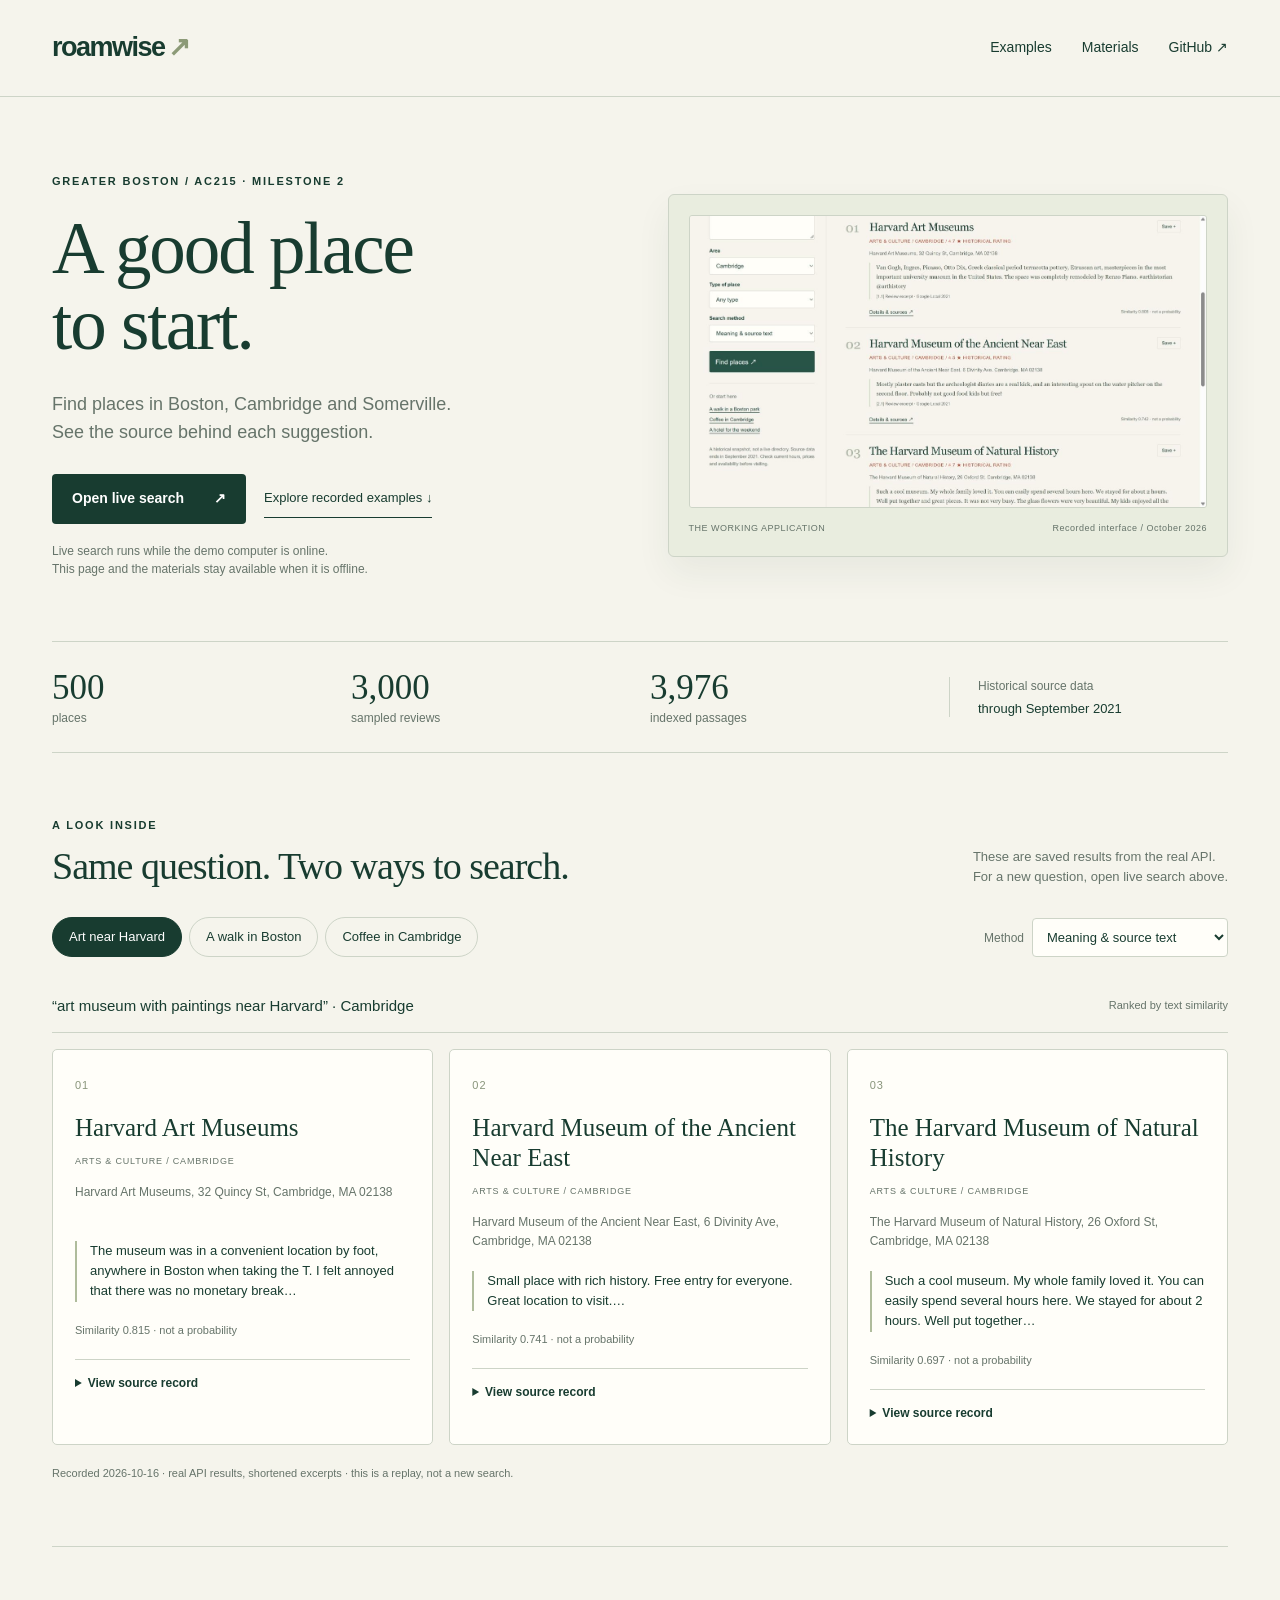
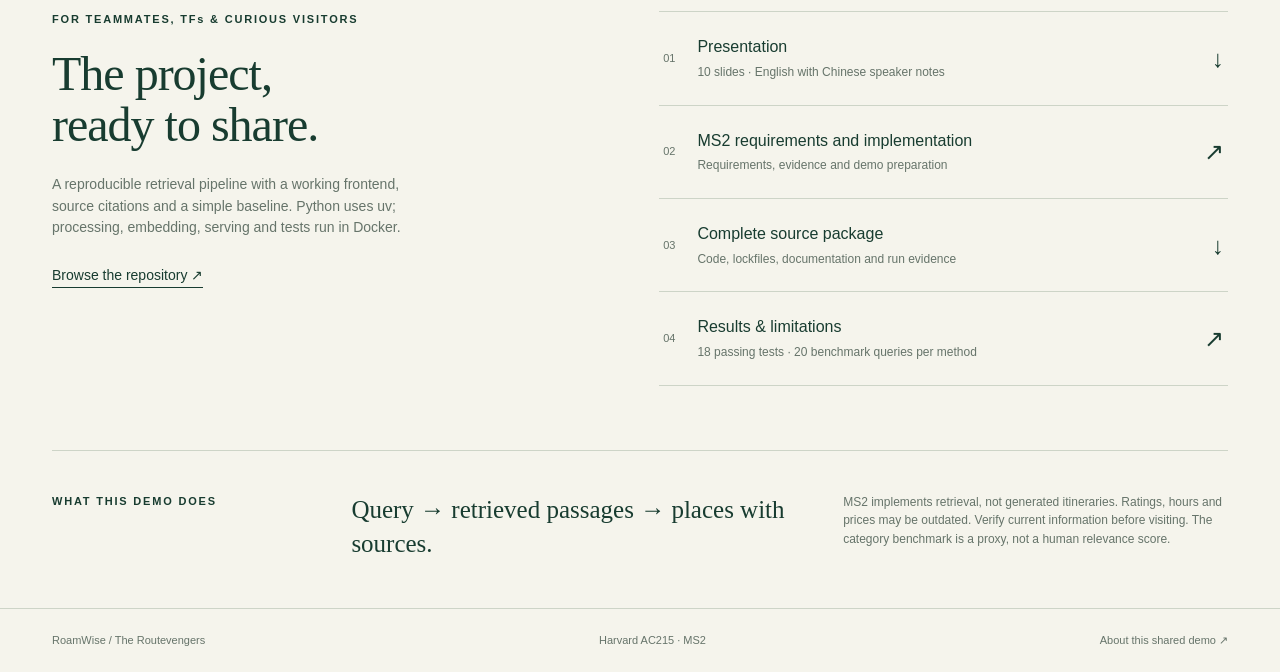
<file: share/site/index.html>
<!doctype html>
<html lang="en">
  <head>
    <meta charset="utf-8" />
    <meta name="viewport" content="width=device-width, initial-scale=1" />
    <meta
      name="description"
      content="A source-backed Boston travel retrieval demo for Harvard AC215. Try live search, explore recorded examples, and download project materials."
    />
    <title>RoamWise · Explore the MS2 demo</title>
    <link rel="stylesheet" href="styles.css" />
    <script src="app.js" defer></script>
  </head>
  <body>
    <header>
      <a class="brand" href="#">roamwise<span>↗</span></a>
      <nav aria-label="Main navigation">
        <a href="#examples">Examples</a><a href="#materials">Materials</a
        ><a
          href="https://github.com/EthanCHEN6/ac215-roamwise/tree/milestone2"
          target="_blank"
          rel="noopener"
          >GitHub ↗</a
        >
      </nav>
    </header>
    <main>
      <section class="hero">
        <div>
          <p class="eyebrow">GREATER BOSTON / AC215 · MILESTONE 2</p>
          <h1>A good place<br />to start.</h1>
          <p class="lede">
            Find places in Boston, Cambridge and Somerville.<br />See the source
            behind each suggestion.
          </p>
          <div class="actions">
            <a
              class="primary live-link"
              href="https://surrounding-differently-elections-extends.trycloudflare.com"
              target="_blank"
              rel="noopener"
              >Open live search <span>↗</span></a
            ><a class="secondary" href="#examples"
              >Explore recorded examples ↓</a
            >
          </div>
          <p class="availability">
            Live search runs while the demo computer is online.<br />This page
            and the materials stay available when it is offline.
          </p>
        </div>
        <figure class="preview">
          <img
            src="assets/app-search.png"
            alt="RoamWise search interface showing Harvard Art Museums and cited review passages"
            width="1200"
            height="900"
          />
          <figcaption>
            <span>THE WORKING APPLICATION</span
            ><span>Recorded interface / October 2026</span>
          </figcaption>
        </figure>
      </section>
      <div class="facts" aria-label="Dataset snapshot">
        <p><strong>500</strong> places</p>
        <p><strong>3,000</strong> sampled reviews</p>
        <p><strong>3,976</strong> indexed passages</p>
        <p class="snapshot">
          Historical source data<br /><strong>through September 2021</strong>
        </p>
      </div>
      <section id="examples" class="section">
        <div class="section-heading">
          <div>
            <p class="eyebrow">A LOOK INSIDE</p>
            <h2>Same question. Two ways to search.</h2>
          </div>
          <p>
            These are saved results from the real API.<br />For a new question,
            open live search above.
          </p>
        </div>
        <div class="controls">
          <div class="tabs" role="group" aria-label="Recorded query">
            <button data-example="art" aria-pressed="true">
              Art near Harvard</button
            ><button data-example="parks" aria-pressed="false">
              A walk in Boston</button
            ><button data-example="coffee" aria-pressed="false">
              Coffee in Cambridge
            </button>
          </div>
          <div>
            <label for="method">Method</label
            ><select id="method">
              <option value="semantic">Meaning & source text</option>
              <option value="baseline">Category & rating baseline</option>
            </select>
          </div>
        </div>
        <div class="query-bar">
          <p id="query">Loading recorded examples…</p>
          <span id="method-note"></span>
        </div>
        <div id="results" class="results" aria-live="polite"></div>
        <p class="caption" id="record-note">
          Recorded results; no new model computation runs on this page.
        </p>
      </section>
      <section id="materials" class="section materials">
        <div>
          <p class="eyebrow">FOR TEAMMATES, TFs & CURIOUS VISITORS</p>
          <h2>The project,<br />ready to share.</h2>
          <p class="body-copy">
            A reproducible retrieval pipeline with a working frontend, source
            citations and a simple baseline. Python uses uv; processing,
            embedding, serving and tests run in Docker.
          </p>
          <a
            class="text-link"
            href="https://github.com/EthanCHEN6/ac215-roamwise/tree/milestone2"
            target="_blank"
            rel="noopener"
            >Browse the repository ↗</a
          >
        </div>
        <div class="downloads">
          <a href="assets/RoamWise_MS2.pptx" download
            ><span class="item-number">01</span
            ><span
              ><strong>Presentation</strong
              ><small
                >10 slides · English with Chinese speaker notes</small
              ></span
            ><span>↓</span></a
          ><a
            href="https://github.com/EthanCHEN6/ac215-roamwise/blob/milestone2/docs/MS2_REQUIREMENTS.md"
            target="_blank"
            rel="noopener"
            ><span class="item-number">02</span
            ><span
              ><strong>MS2 requirements and implementation</strong
              ><small>Requirements, evidence and demo preparation</small></span
            ><span>↗</span></a
          ><a
            href="https://github.com/EthanCHEN6/ac215-roamwise/archive/refs/heads/milestone2.zip"
            ><span class="item-number">03</span
            ><span
              ><strong>Complete source package</strong
              ><small
                >Code, lockfiles, documentation and run evidence</small
              ></span
            ><span>↓</span></a
          ><a
            href="https://github.com/EthanCHEN6/ac215-roamwise/blob/milestone2/docs/RESULTS.md"
            target="_blank"
            rel="noopener"
            ><span class="item-number">04</span
            ><span
              ><strong>Results & limitations</strong
              ><small
                >18 passing tests · 20 benchmark queries per method</small
              ></span
            ><span>↗</span></a
          >
        </div>
      </section>
      <section class="closing">
        <p class="eyebrow">WHAT THIS DEMO DOES</p>
        <p>Query → retrieved passages → places with sources.</p>
        <div>
          MS2 implements retrieval, not generated itineraries. Ratings, hours
          and prices may be outdated. Verify current information before
          visiting. The category benchmark is a proxy, not a human relevance
          score.
        </div>
      </section>
    </main>
    <footer>
      <span>RoamWise / The Routevengers</span><span>Harvard AC215 · MS2</span
      ><a
        href="https://github.com/EthanCHEN6/ac215-roamwise/blob/milestone2/docs/SHARING.md"
        target="_blank"
        rel="noopener"
        >About this shared demo ↗</a
      >
    </footer>
  </body>
</html>
</file>
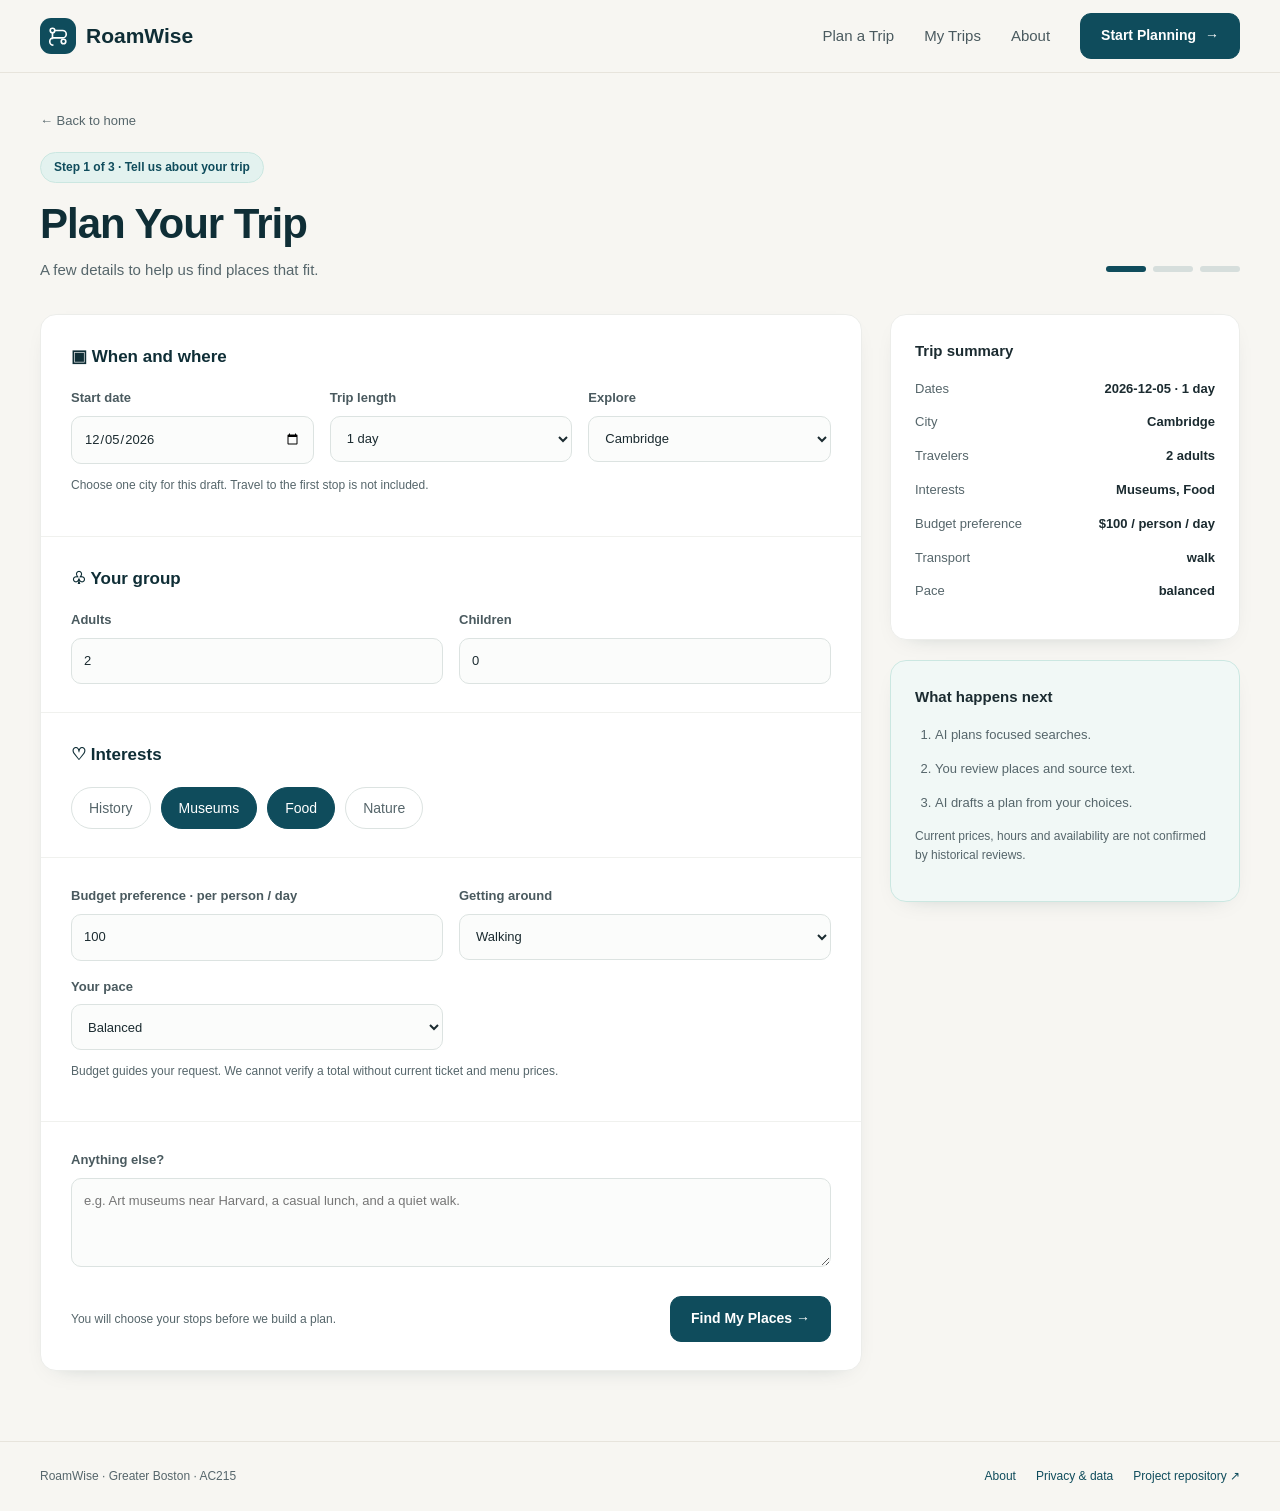
<file: frontend/generating.html>
<!doctype html><html lang="en"><head><meta charset="utf-8"><meta name="viewport" content="width=device-width,initial-scale=1"><meta name="description" content="Plan a Greater Boston trip with retrieved sources and an AI-generated itinerary."><title>Preparing your trip — RoamWise</title><link rel="stylesheet" href="site.css"><link rel="stylesheet" href="assets/leaflet.css"><script src="config.js" defer></script><script src="assets/leaflet.js" defer></script><script src="planner-app.js" defer></script></head><body data-page="generating"><header><nav class="nav"><a class="brand" href="home.html" aria-label="RoamWise home"><span class="logo"><svg viewBox="0 0 24 24" fill="none" stroke="currentColor" stroke-width="1.8"><circle cx="6" cy="6" r="2.5"/><circle cx="18" cy="18" r="2.5"/><path d="M8.5 6H17a4 4 0 0 1 0 8H7a4 4 0 0 0 0 8M6 8.5v7"/></svg></span>RoamWise</a><div class="nav-links"><a href="plan.html">Plan a Trip</a><a href="home.html#my-trips">My Trips</a><a href="home.html#about">About</a><a href="plan.html" class="button">Start Planning <span aria-hidden="true">→</span></a></div></nav></header><main class="container"><section class="center-stage"><span class="eyebrow">Your trip, taking shape</span><div class="spinner" id="spinner" aria-hidden="true"></div><h1 id="generation-title">Finding places for your trip…</h1><p id="generation-message">The planner is preparing searches and retrieving source passages.</p><div class="card"><p><span class="status-dot"></span><strong id="generation-status">Request in progress</strong></p><p class="micro">This page waits for the server response. It does not show a simulated completion timer. The first request can take longer while the service starts.</p><div class="notice hidden" id="generation-error" role="alert"></div><div class="actions"><button type="button" class="secondary hidden" id="retry-generation">Try again</button><a class="quiet" href="plan.html">Back to preferences</a></div></div></section></main><footer><span>RoamWise · Greater Boston · AC215</span><div><a href="home.html#about">About</a><a href="privacy.html">Privacy & data</a><a href="https://github.com/EthanCHEN6/ac215-roamwise" target="_blank" rel="noopener">Project repository ↗</a></div></footer><div id="toast" class="toast hidden" role="status"></div></body></html>
</file>
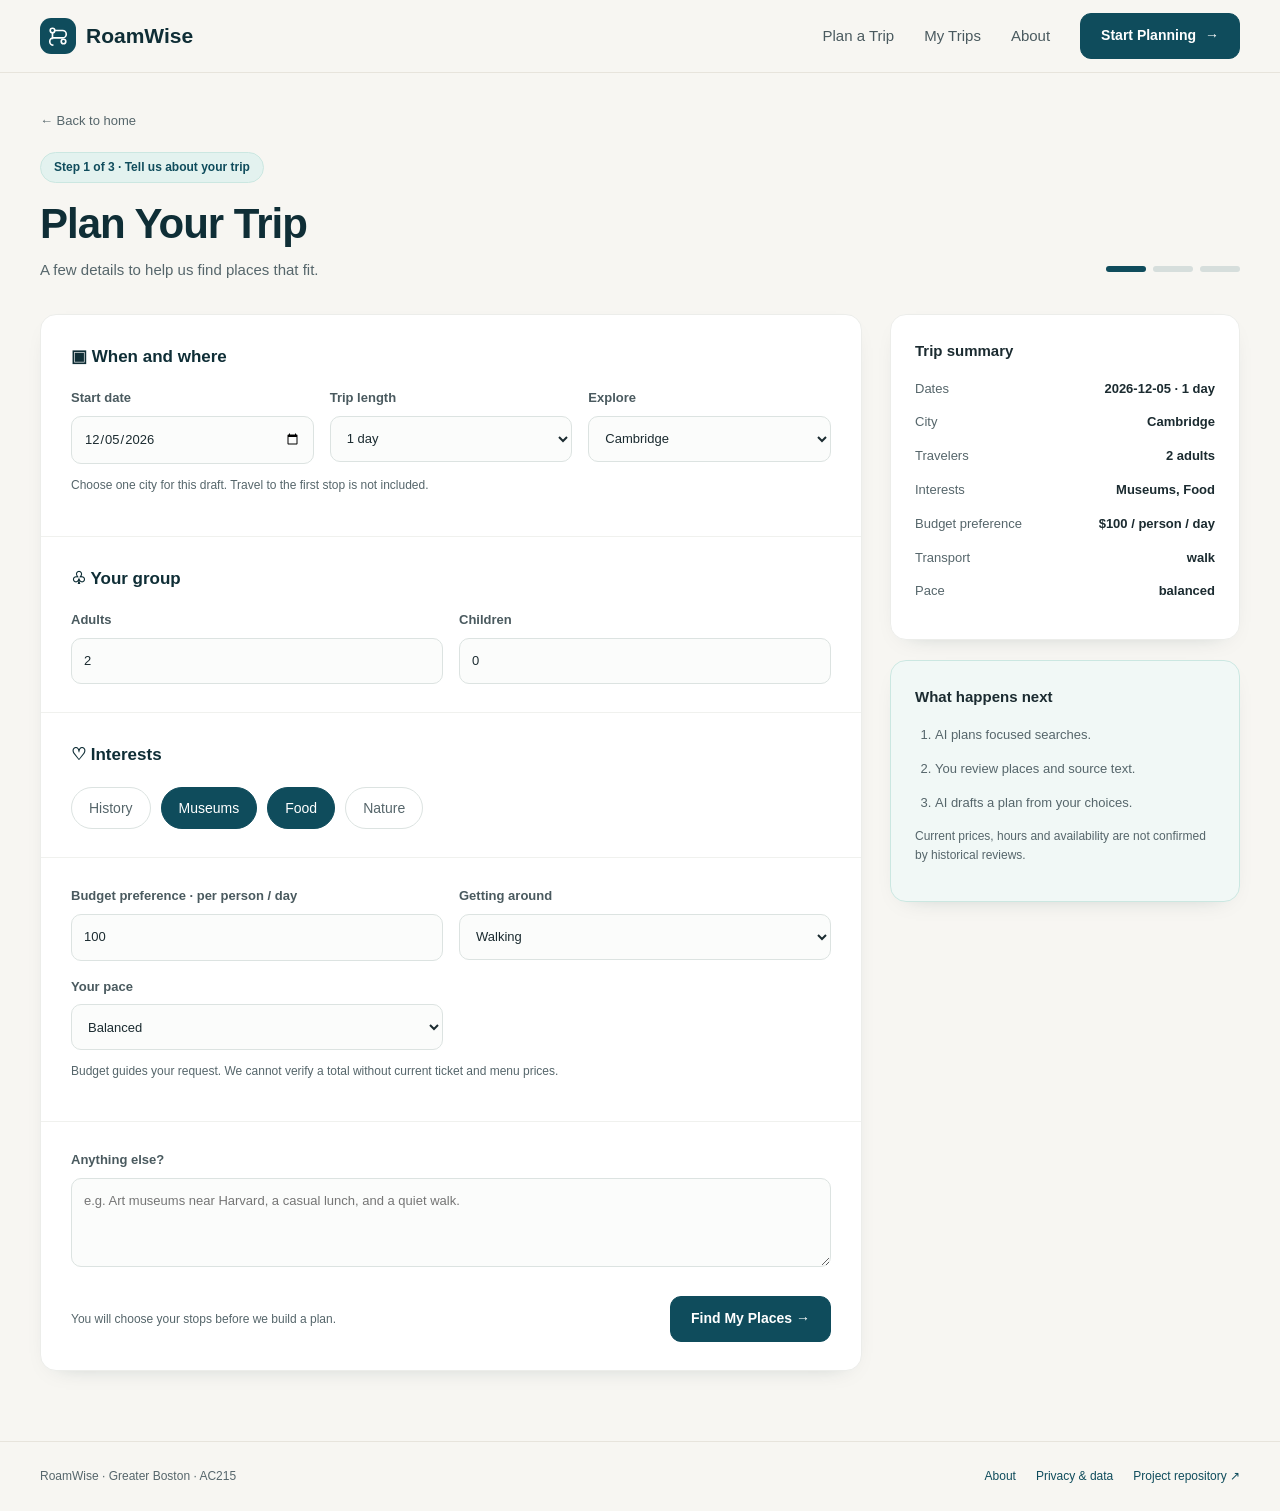
<file: frontend/itinerary.html>
<!doctype html><html lang="en"><head><meta charset="utf-8"><meta name="viewport" content="width=device-width,initial-scale=1"><meta name="description" content="Plan a Greater Boston trip with retrieved sources and an AI-generated itinerary."><title>Your Trip — RoamWise</title><link rel="stylesheet" href="site.css"><link rel="stylesheet" href="assets/leaflet.css"><script src="config.js" defer></script><script src="assets/leaflet.js" defer></script><script src="planner-app.js" defer></script></head><body data-page="itinerary"><header><nav class="nav"><a class="brand" href="home.html" aria-label="RoamWise home"><span class="logo"><svg viewBox="0 0 24 24" fill="none" stroke="currentColor" stroke-width="1.8"><circle cx="6" cy="6" r="2.5"/><circle cx="18" cy="18" r="2.5"/><path d="M8.5 6H17a4 4 0 0 1 0 8H7a4 4 0 0 0 0 8M6 8.5v7"/></svg></span>RoamWise</a><div class="nav-links"><a href="plan.html">Plan a Trip</a><a href="home.html#my-trips">My Trips</a><a href="home.html#about">About</a><a href="plan.html" class="button">Start Planning <span aria-hidden="true">→</span></a></div></nav></header><main class="container"><a class="back no-print" href="recommendations.html">← Change selected places</a><div class="page-head"><div><span class="eyebrow">Step 3 of 3 · Review your AI draft</span><h1 id="itinerary-title">Your Trip</h1><p id="itinerary-subtitle"></p></div><div class="actions no-print"><button type="button" class="secondary" id="save-trip">Save trip</button><button type="button" class="button" id="export-trip">Export plan ↓</button></div></div><div id="draft-summary" class="draft-summary"></div><div class="layout"><section><div class="tabs no-print" id="day-tabs"></div><div class="card timeline" id="timeline"></div><div class="notice" id="trip-notices"></div><details class="card details no-print"><summary>Generation record & validation</summary><div id="generation-record" class="source-code"></div></details></section><aside class="side"><div class="card"><h3>⌖ Day overview</h3><div class="map" id="itinerary-map"></div><p class="micro">Lines show stop order. They are not walking or road routes.</p><a class="secondary wide" id="directions-link" target="_blank" rel="noopener">Check directions ↗</a></div><div class="card tinted"><h3>Before you go</h3><p class="micro">Confirm opening hours, bookings, accessibility and prices with each venue.</p><p class="micro">To refine this draft, change your preferences or selected stops, then generate again.</p><a class="secondary wide" href="plan.html">Refine preferences</a></div></aside></div></main><footer><span>RoamWise · Greater Boston · AC215</span><div><a href="home.html#about">About</a><a href="privacy.html">Privacy & data</a><a href="https://github.com/EthanCHEN6/ac215-roamwise" target="_blank" rel="noopener">Project repository ↗</a></div></footer><div id="toast" class="toast hidden" role="status"></div></body></html>
</file>
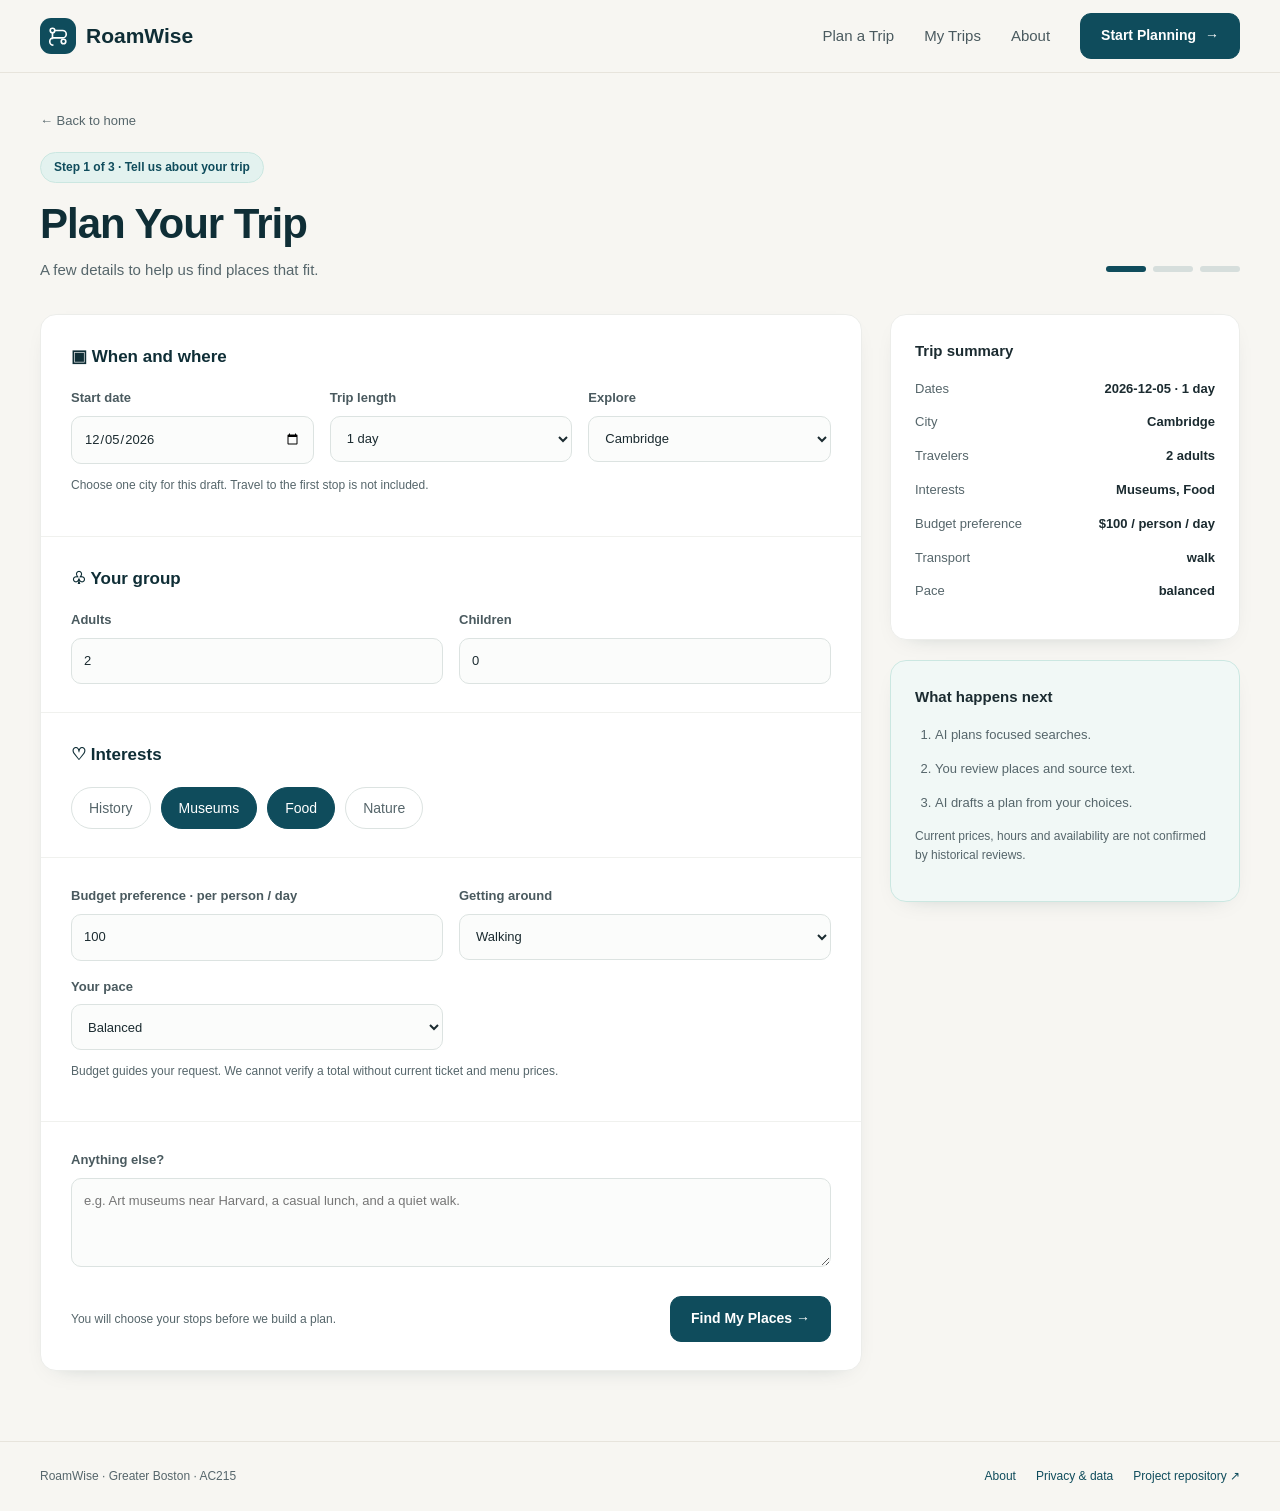
<file: frontend/plan.html>
<!doctype html><html lang="en"><head><meta charset="utf-8"><meta name="viewport" content="width=device-width,initial-scale=1"><meta name="description" content="Plan a Greater Boston trip with retrieved sources and an AI-generated itinerary."><title>Plan Your Trip — RoamWise</title><link rel="stylesheet" href="site.css"><link rel="stylesheet" href="assets/leaflet.css"><script src="config.js" defer></script><script src="assets/leaflet.js" defer></script><script src="planner-app.js" defer></script></head><body data-page="plan"><header><nav class="nav"><a class="brand" href="home.html" aria-label="RoamWise home"><span class="logo"><svg viewBox="0 0 24 24" fill="none" stroke="currentColor" stroke-width="1.8"><circle cx="6" cy="6" r="2.5"/><circle cx="18" cy="18" r="2.5"/><path d="M8.5 6H17a4 4 0 0 1 0 8H7a4 4 0 0 0 0 8M6 8.5v7"/></svg></span>RoamWise</a><div class="nav-links"><a href="plan.html">Plan a Trip</a><a href="home.html#my-trips">My Trips</a><a href="home.html#about">About</a><a href="plan.html" class="button">Start Planning <span aria-hidden="true">→</span></a></div></nav></header><main class="container"><a class="back" href="home.html">← Back to home</a><div class="page-head"><div><span class="eyebrow">Step 1 of 3 · Tell us about your trip</span><h1>Plan Your Trip</h1><p>A few details to help us find places that fit.</p></div><div class="progress"><span class="on"></span><span></span><span></span></div></div><div class="layout"><form class="card" id="plan-form"><section class="form-section"><h2>▣ When and where</h2><div class="fields"><label>Start date<input id="start-date" name="start_date" type="date" required></label><label>Trip length<select id="days" name="days"><option value="1">1 day</option><option value="2">2 days</option><option value="3">3 days</option></select></label><label>Explore<select id="city" name="city"><option>Cambridge</option><option>Boston</option><option>Somerville</option></select></label></div><p class="micro">Choose one city for this draft. Travel to the first stop is not included.</p></section><section class="form-section"><h2>♧ Your group</h2><div class="fields two"><label>Adults<input id="adults" name="adults" type="number" min="1" max="10" value="2" required></label><label>Children<input id="children" name="children" type="number" min="0" max="10" value="0" required></label></div></section><section class="form-section"><h2>♡ Interests</h2><div class="chips" id="interest-chips"><button type="button" class="chip" aria-pressed="false" data-interest="History">History</button><button type="button" class="chip" aria-pressed="true" data-interest="Museums">Museums</button><button type="button" class="chip" aria-pressed="true" data-interest="Food">Food</button><button type="button" class="chip" aria-pressed="false" data-interest="Nature">Nature</button></div></section><section class="form-section"><div class="fields two"><label>Budget preference · per person / day<input name="budget" id="budget" type="number" min="10" max="2000" value="100" required></label><label>Getting around<select name="transport" id="transport"><option value="walk">Walking</option><option value="transit">Transit</option><option value="bike">Bike</option><option value="car">Car</option></select></label><label>Your pace<select name="pace" id="pace"><option value="balanced">Balanced</option><option value="relaxed">Relaxed</option></select></label></div><p class="micro">Budget guides your request. We cannot verify a total without current ticket and menu prices.</p></section><section class="form-section"><label>Anything else?<textarea name="notes" id="notes" rows="3" maxlength="700" placeholder="e.g. Art museums near Harvard, a casual lunch, and a quiet walk."></textarea></label><p id="form-error" class="notice error hidden" role="alert"></p><div class="form-foot"><span class="micro">You will choose your stops before we build a plan.</span><button class="button" type="submit">Find My Places →</button></div></section></form><aside class="side"><div class="card"><h3>Trip summary</h3><dl class="summary" id="trip-summary"></dl></div><div class="card tinted"><h3>What happens next</h3><ol class="steps"><li>AI plans focused searches.</li><li>You review places and source text.</li><li>AI drafts a plan from your choices.</li></ol><p class="micro">Current prices, hours and availability are not confirmed by historical reviews.</p></div></aside></div></main><footer><span>RoamWise · Greater Boston · AC215</span><div><a href="home.html#about">About</a><a href="privacy.html">Privacy & data</a><a href="https://github.com/EthanCHEN6/ac215-roamwise" target="_blank" rel="noopener">Project repository ↗</a></div></footer><div id="toast" class="toast hidden" role="status"></div></body></html>
</file>
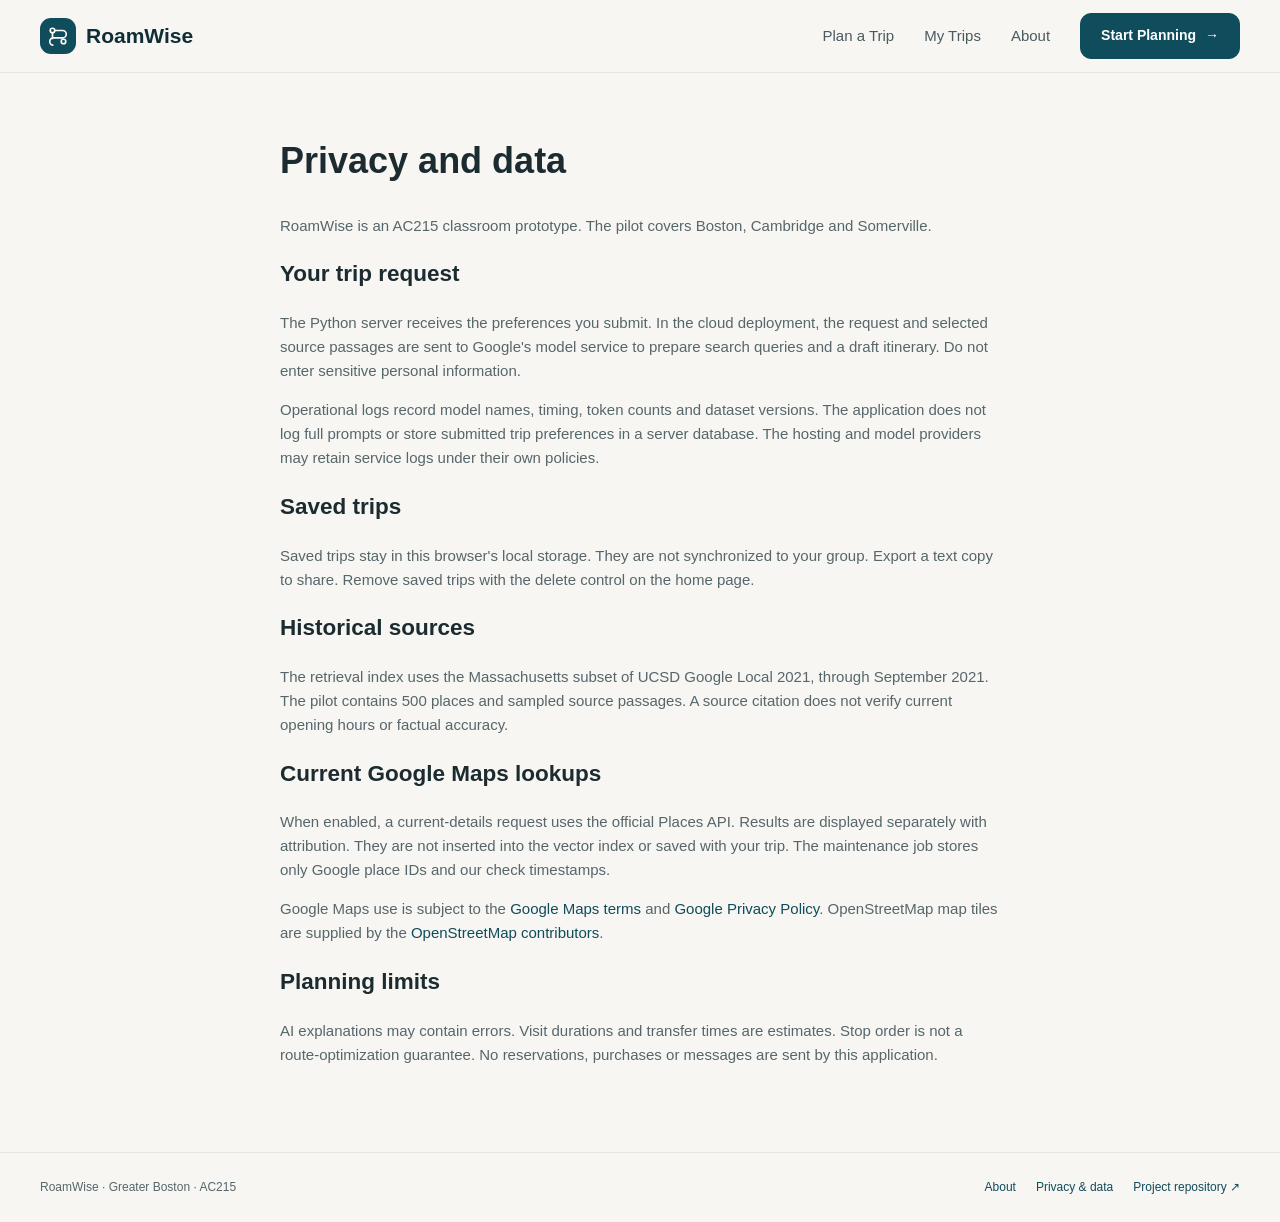
<file: frontend/privacy.html>
<!doctype html><html lang="en"><head><meta charset="utf-8"><meta name="viewport" content="width=device-width,initial-scale=1"><meta name="description" content="Plan a Greater Boston trip with retrieved sources and an AI-generated itinerary."><title>Privacy and data — RoamWise</title><link rel="stylesheet" href="site.css"><link rel="stylesheet" href="assets/leaflet.css"><script src="config.js" defer></script><script src="assets/leaflet.js" defer></script><script src="planner-app.js" defer></script></head><body data-page="privacy"><header><nav class="nav"><a class="brand" href="home.html" aria-label="RoamWise home"><span class="logo"><svg viewBox="0 0 24 24" fill="none" stroke="currentColor" stroke-width="1.8"><circle cx="6" cy="6" r="2.5"/><circle cx="18" cy="18" r="2.5"/><path d="M8.5 6H17a4 4 0 0 1 0 8H7a4 4 0 0 0 0 8M6 8.5v7"/></svg></span>RoamWise</a><div class="nav-links"><a href="plan.html">Plan a Trip</a><a href="home.html#my-trips">My Trips</a><a href="home.html#about">About</a><a href="plan.html" class="button">Start Planning <span aria-hidden="true">→</span></a></div></nav></header><main class="container policy"><h1>Privacy and data</h1><p>RoamWise is an AC215 classroom prototype. The pilot covers Boston, Cambridge and Somerville.</p><h2>Your trip request</h2><p>The Python server receives the preferences you submit. In the cloud deployment, the request and selected source passages are sent to Google's model service to prepare search queries and a draft itinerary. Do not enter sensitive personal information.</p><p>Operational logs record model names, timing, token counts and dataset versions. The application does not log full prompts or store submitted trip preferences in a server database. The hosting and model providers may retain service logs under their own policies.</p><h2>Saved trips</h2><p>Saved trips stay in this browser's local storage. They are not synchronized to your group. Export a text copy to share. Remove saved trips with the delete control on the home page.</p><h2>Historical sources</h2><p>The retrieval index uses the Massachusetts subset of UCSD Google Local 2021, through September 2021. The pilot contains 500 places and sampled source passages. A source citation does not verify current opening hours or factual accuracy.</p><h2>Current Google Maps lookups</h2><p>When enabled, a current-details request uses the official Places API. Results are displayed separately with attribution. They are not inserted into the vector index or saved with your trip. The maintenance job stores only Google place IDs and our check timestamps.</p><p>Google Maps use is subject to the <a href="https://maps.google.com/help/terms_maps/" target="_blank" rel="noopener">Google Maps terms</a> and <a href="https://policies.google.com/privacy" target="_blank" rel="noopener">Google Privacy Policy</a>. OpenStreetMap map tiles are supplied by the <a href="https://www.openstreetmap.org/copyright" target="_blank" rel="noopener">OpenStreetMap contributors</a>.</p><h2>Planning limits</h2><p>AI explanations may contain errors. Visit durations and transfer times are estimates. Stop order is not a route-optimization guarantee. No reservations, purchases or messages are sent by this application.</p></main><footer><span>RoamWise · Greater Boston · AC215</span><div><a href="home.html#about">About</a><a href="privacy.html">Privacy & data</a><a href="https://github.com/EthanCHEN6/ac215-roamwise" target="_blank" rel="noopener">Project repository ↗</a></div></footer><div id="toast" class="toast hidden" role="status"></div></body></html>
</file>
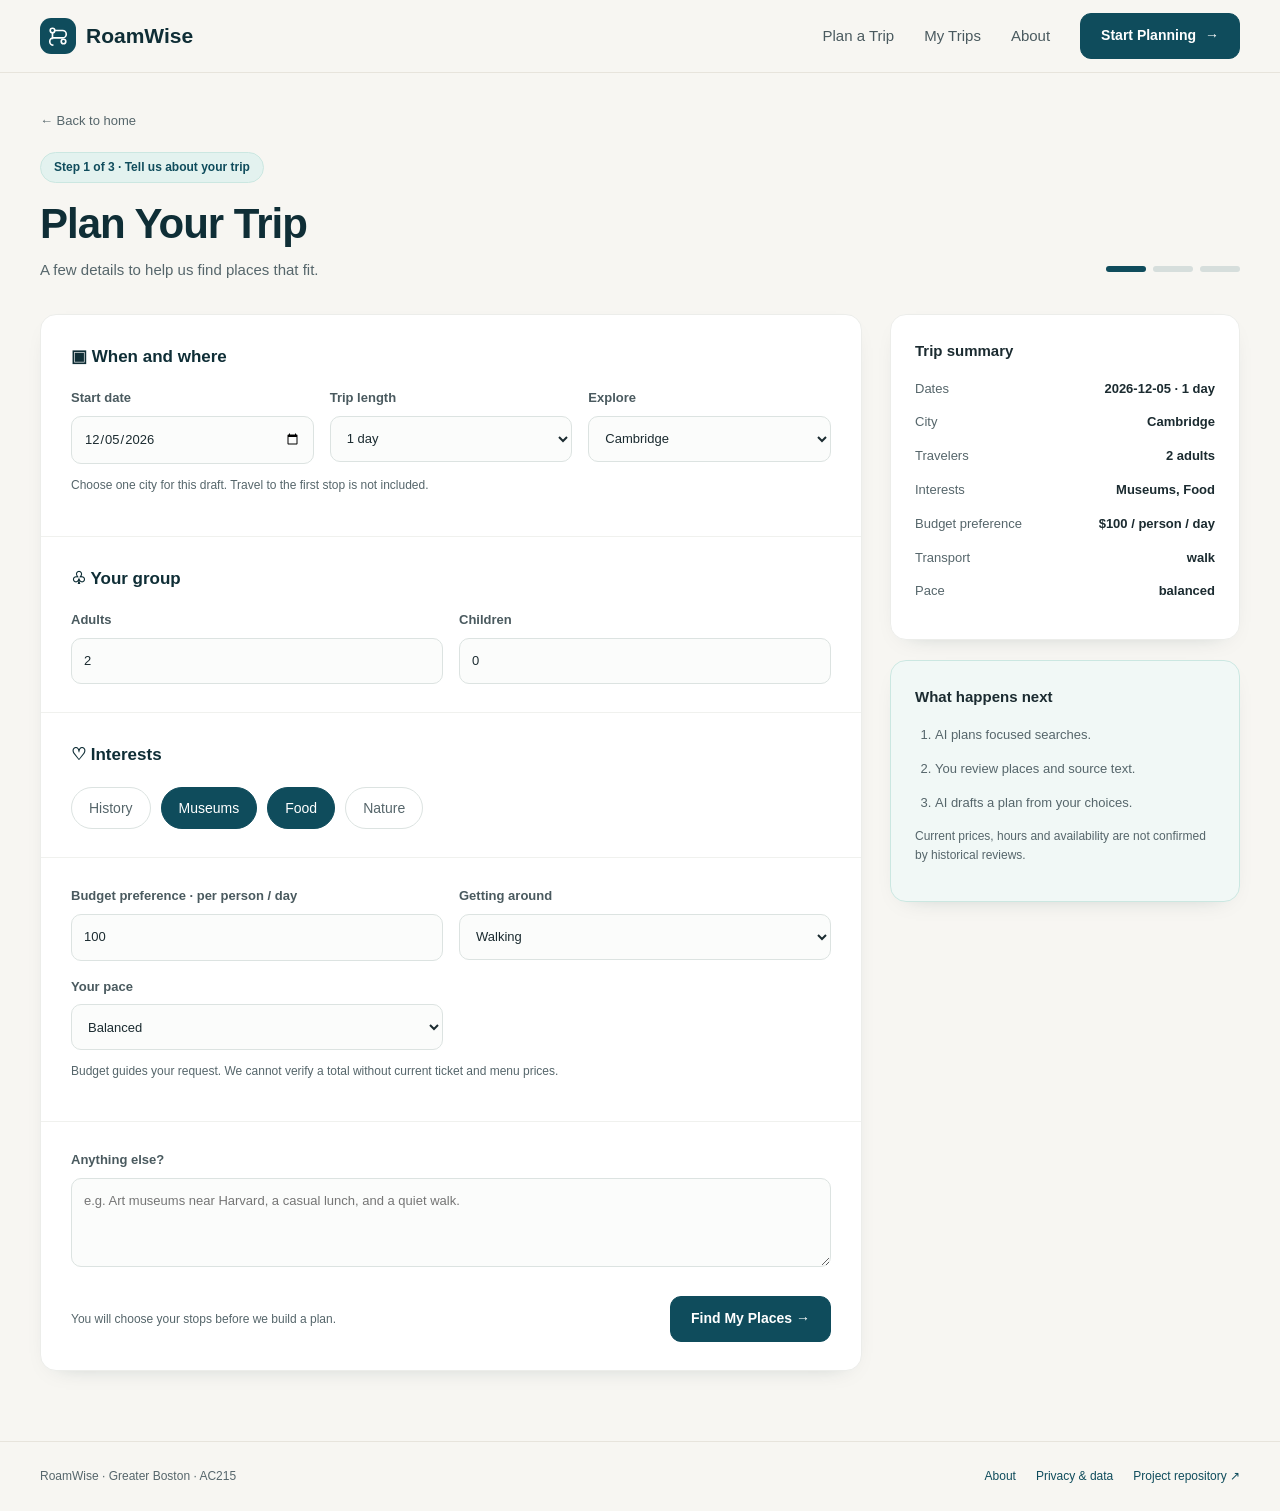
<file: frontend/recommendations.html>
<!doctype html><html lang="en"><head><meta charset="utf-8"><meta name="viewport" content="width=device-width,initial-scale=1"><meta name="description" content="Plan a Greater Boston trip with retrieved sources and an AI-generated itinerary."><title>Recommended Places — RoamWise</title><link rel="stylesheet" href="site.css"><link rel="stylesheet" href="assets/leaflet.css"><script src="config.js" defer></script><script src="assets/leaflet.js" defer></script><script src="planner-app.js" defer></script></head><body data-page="recommendations"><header><nav class="nav"><a class="brand" href="home.html" aria-label="RoamWise home"><span class="logo"><svg viewBox="0 0 24 24" fill="none" stroke="currentColor" stroke-width="1.8"><circle cx="6" cy="6" r="2.5"/><circle cx="18" cy="18" r="2.5"/><path d="M8.5 6H17a4 4 0 0 1 0 8H7a4 4 0 0 0 0 8M6 8.5v7"/></svg></span>RoamWise</a><div class="nav-links"><a href="plan.html">Plan a Trip</a><a href="home.html#my-trips">My Trips</a><a href="home.html#about">About</a><a href="plan.html" class="button">Start Planning <span aria-hidden="true">→</span></a></div></nav></header><main class="container"><a class="back" href="plan.html">← Edit preferences</a><div class="page-head"><div><span class="eyebrow">Step 2 of 3 · Choose your stops</span><h1>Recommended Places</h1><p id="results-subtitle">Places and passages from your searches.</p></div><div class="progress"><span class="on"></span><span class="on"></span><span></span></div></div><div class="layout"><section><div class="result-top"><div id="filters" class="chips" aria-label="Filter by your interests"></div></div><p class="micro">Filters match your selected interests. A place can match more than one search.</p><div id="place-results"></div><details class="card details"><summary>How these places were found</summary><div id="search-trace" class="search-trace"></div></details></section><aside class="side"><div class="card"><h3>⌖ Place map</h3><div class="map" id="place-map"></div><p class="micro">Historical coordinates. Open details to check the current location.</p></div><div class="card"><h3>Your selected stops <span class="count" id="selection-count"></span></h3><ul class="selected-list" id="selected-list"></ul><button class="button wide" id="build-itinerary" type="button">Build My Itinerary →</button><p class="micro">Select 2–4 stops per day. Maximum 12 stops.</p><p class="notice error hidden" id="selection-error" role="alert"></p></div></aside></div></main><footer><span>RoamWise · Greater Boston · AC215</span><div><a href="home.html#about">About</a><a href="privacy.html">Privacy & data</a><a href="https://github.com/EthanCHEN6/ac215-roamwise" target="_blank" rel="noopener">Project repository ↗</a></div></footer><div id="toast" class="toast hidden" role="status"></div></body></html>
</file>
<file: share/site/styles.css>
:root {
  --paper: #f5f4ec;
  --ink: #183c30;
  --muted: #66746a;
  --line: #cdd4c7;
  --soft: #e9eddf;
  --white: #fffef9;
}
* {
  box-sizing: border-box;
}
html {
  scroll-behavior: smooth;
  scroll-padding-top: 25px;
}
body {
  margin: 0;
  background: var(--paper);
  color: var(--ink);
  font:
    16px/1.55 Arial,
    Helvetica,
    sans-serif;
}
a {
  color: inherit;
  text-decoration: none;
}
button,
select {
  font: inherit;
}
button,
a,
select {
  touch-action: manipulation;
}
a:focus-visible,
button:focus-visible,
select:focus-visible,
summary:focus-visible {
  outline: 3px solid #bc833a;
  outline-offset: 5px;
}
header,
main,
footer {
  max-width: 1380px;
  margin: auto;
}
header {
  display: flex;
  align-items: center;
  justify-content: space-between;
  padding: 27px 52px;
  border-bottom: 1px solid var(--line);
}
.brand {
  font-size: 27px;
  letter-spacing: -1.5px;
  font-weight: 700;
}
.brand span {
  color: #8c9a77;
  margin-left: 3px;
}
nav {
  display: flex;
  gap: 30px;
  font-size: 14px;
}
nav a:hover,
.text-link:hover {
  text-decoration: underline;
}
main {
  padding: 0 52px;
}
.hero {
  display: grid;
  grid-template-columns: 1fr 1fr;
  gap: 55px;
  align-items: center;
  padding: 76px 0 62px;
}
.eyebrow {
  font-size: 11px;
  letter-spacing: 1.8px;
  font-weight: 700;
  margin: 0 0 21px;
}
h1,
h2 {
  font-family: Georgia, "Times New Roman", serif;
  font-weight: 400;
  line-height: 1.05;
  letter-spacing: -2px;
  margin: 0;
}
h1 {
  font-size: clamp(54px, 5.7vw, 86px);
}
.lede {
  font-size: 18px;
  color: var(--muted);
  margin: 27px 0;
}
.actions {
  display: flex;
  align-items: center;
  flex-wrap: wrap;
  gap: 18px;
}
.primary {
  background: var(--ink);
  color: #fff;
  padding: 14px 20px;
  display: inline-flex;
  justify-content: space-between;
  gap: 30px;
  font-weight: 600;
  font-size: 14px;
  border-radius: 4px;
}
.primary:hover {
  background: #285843;
}
.secondary {
  font-size: 13px;
  border-bottom: 1px solid var(--ink);
  padding: 9px 0;
}
.availability {
  font-size: 12px;
  color: var(--muted);
  margin: 18px 0 0;
  max-width: 460px;
}
.preview {
  margin: 0;
  background: var(--soft);
  padding: 20px;
  border: 1px solid var(--line);
  border-radius: 6px;
  box-shadow: 0 16px 35px #183c3010;
}
.preview img {
  display: block;
  width: 100%;
  height: auto;
  max-height: 390px;
  object-fit: cover;
  object-position: top;
  border: 1px solid var(--line);
  border-radius: 3px;
}
.preview figcaption {
  display: flex;
  justify-content: space-between;
  gap: 12px;
  color: var(--muted);
  font-size: 9px;
  margin-top: 14px;
  letter-spacing: 0.5px;
}
.facts {
  border-top: 1px solid var(--line);
  border-bottom: 1px solid var(--line);
  display: grid;
  grid-template-columns: repeat(4, 1fr);
  gap: 20px;
  padding: 24px 0;
}
.facts p {
  margin: 0;
  color: var(--muted);
  font-size: 12px;
}
.facts strong {
  display: block;
  font-family: Georgia, serif;
  color: var(--ink);
  font-size: 35px;
  font-weight: 400;
  line-height: 1.25;
}
.facts .snapshot {
  border-left: 1px solid var(--line);
  padding-left: 28px;
  align-self: center;
}
.facts .snapshot strong {
  font-family: Arial, sans-serif;
  font-size: 13px;
  margin-top: 5px;
}
.section {
  padding: 64px 0;
  border-bottom: 1px solid var(--line);
}
.section-heading {
  display: flex;
  justify-content: space-between;
  gap: 30px;
  align-items: end;
  margin-bottom: 30px;
}
h2 {
  font-size: 38px;
  letter-spacing: -1px;
}
.section-heading .eyebrow {
  margin-bottom: 13px;
}
.section-heading > p {
  color: var(--muted);
  font-size: 13px;
  margin: 0;
  max-width: 310px;
}
.controls {
  display: flex;
  justify-content: space-between;
  gap: 24px;
  align-items: center;
}
.tabs {
  display: flex;
  gap: 7px;
  flex-wrap: wrap;
}
.tabs button {
  cursor: pointer;
  border: 1px solid var(--line);
  background: transparent;
  border-radius: 22px;
  padding: 9px 16px;
  color: var(--ink);
  font-size: 13px;
}
.tabs button[aria-pressed="true"] {
  background: var(--ink);
  border-color: var(--ink);
  color: white;
}
.controls label {
  font-size: 12px;
  color: var(--muted);
}
select {
  border: 1px solid var(--line);
  color: var(--ink);
  border-radius: 4px;
  background: var(--white);
  padding: 10px;
  margin-left: 8px;
  font-size: 13px;
  max-width: 100%;
}
.query-bar {
  display: flex;
  justify-content: space-between;
  gap: 20px;
  align-items: center;
  margin: 22px 0 16px;
  padding: 15px 0;
  border-bottom: 1px solid var(--line);
}
.query-bar p {
  margin: 0;
  font-size: 15px;
}
.query-bar span {
  color: var(--muted);
  font-size: 11px;
}
.results {
  display: grid;
  grid-template-columns: repeat(3, minmax(0, 1fr));
  gap: 16px;
}
.result {
  background: var(--white);
  border: 1px solid var(--line);
  border-radius: 5px;
  padding: 22px;
  overflow-wrap: anywhere;
}
.rank {
  color: #89957b;
  font-size: 11px;
  letter-spacing: 1px;
}
.result h3 {
  font-family: Georgia, serif;
  font-size: 25px;
  font-weight: 400;
  line-height: 1.2;
  margin: 16px 0 12px;
}
.meta {
  color: var(--muted);
  text-transform: uppercase;
  font-size: 9px;
  letter-spacing: 0.8px;
}
.address {
  font-size: 12px;
  color: var(--muted);
  margin: 14px 0;
  min-height: 38px;
}
.result blockquote {
  padding: 0 0 0 13px;
  border-left: 2px solid #afbc9c;
  margin: 20px 0;
  font-size: 13px;
}
.result .score {
  font-size: 11px;
  color: var(--muted);
}
details {
  border-top: 1px solid var(--line);
  margin-top: 20px;
  padding-top: 14px;
  font-size: 12px;
}
summary {
  cursor: pointer;
  font-weight: 600;
}
details p {
  color: var(--muted);
  font-size: 11px;
}
.source-text {
  font-size: 12px;
  color: var(--ink);
}
.caption {
  font-size: 11px;
  color: var(--muted);
  margin: 20px 0 0;
}
.materials {
  display: grid;
  grid-template-columns: 1fr 1.1fr;
  gap: 90px;
}
.materials h2 {
  font-size: 48px;
}
.body-copy {
  color: var(--muted);
  font-size: 14px;
  max-width: 390px;
  margin: 24px 0;
}
.text-link {
  font-size: 14px;
  border-bottom: 1px solid var(--ink);
  padding-bottom: 4px;
}
.downloads {
  border-top: 1px solid var(--line);
}
.downloads > a {
  display: flex;
  align-items: center;
  gap: 22px;
  padding: 23px 4px;
  border-bottom: 1px solid var(--line);
}
.downloads > a:hover {
  background: var(--soft);
}
.downloads > a > span:last-child {
  margin-left: auto;
  font-size: 24px;
}
.item-number {
  font-size: 11px;
  color: var(--muted);
}
.downloads strong {
  font-size: 16px;
  font-weight: 500;
  display: block;
}
.downloads small {
  font-size: 12px;
  color: var(--muted);
  display: block;
  margin-top: 3px;
}
.closing {
  padding: 42px 0 48px;
  display: grid;
  grid-template-columns: 0.7fr 1.2fr 1fr;
  gap: 30px;
}
.closing p {
  margin: 0;
}
.closing > p:nth-child(2) {
  font:
    25px/1.35 Georgia,
    serif;
}
.closing > div {
  font-size: 12px;
  color: var(--muted);
}
footer {
  border-top: 1px solid var(--line);
  padding: 23px 52px;
  display: flex;
  justify-content: space-between;
  gap: 20px;
  color: var(--muted);
  font-size: 11px;
}
@media (max-width: 1000px) {
  header,
  footer {
    padding-left: 28px;
    padding-right: 28px;
  }
  main {
    padding: 0 28px;
  }
  .hero {
    gap: 28px;
  }
  .controls {
    align-items: flex-start;
    flex-direction: column;
    gap: 15px;
  }
  .materials {
    gap: 40px;
  }
  .section-heading {
    align-items: start;
    flex-direction: column;
    gap: 18px;
  }
}
@media (max-width: 680px) {
  header {
    padding: 20px;
  }
  nav {
    gap: 16px;
    font-size: 12px;
  }
  .brand {
    font-size: 24px;
  }
  main {
    padding: 0 20px;
  }
  .hero {
    grid-template-columns: 1fr;
    padding: 44px 0 35px;
    gap: 30px;
  }
  h1 {
    font-size: 64px;
  }
  .lede {
    font-size: 16px;
  }
  .preview img {
    max-height: 300px;
  }
  .facts {
    grid-template-columns: 1fr 1fr;
    gap: 25px;
  }
  .facts .snapshot {
    border-left: 0;
    padding-left: 0;
  }
  .section {
    padding: 42px 0;
  }
  h2 {
    font-size: 32px;
  }
  .results {
    grid-template-columns: 1fr;
  }
  .query-bar {
    align-items: start;
    flex-direction: column;
    gap: 8px;
  }
  .materials {
    grid-template-columns: 1fr;
    gap: 32px;
  }
  .materials h2 {
    font-size: 42px;
  }
  .closing {
    grid-template-columns: 1fr;
    gap: 16px;
  }
  footer {
    padding: 20px;
    flex-direction: column;
    gap: 8px;
  }
}
@media (prefers-reduced-motion: reduce) {
  html {
    scroll-behavior: auto;
  }
}
</file>
<file: frontend/site.css>
:root{--paper:#f7f6f2;--ink:#1b2b30;--deep:#0f2e36;--brand:#0f4c5c;--mint:#e3f2ef;--line:#dce3e1;--muted:#56666b;--soft:#8a979b}*{box-sizing:border-box}html{scroll-behavior:smooth;scroll-padding-top:95px}body{margin:0;background:var(--paper);color:var(--ink);font:15px/1.6 Inter,Arial,'Microsoft YaHei',sans-serif}button,input,select,textarea{font:inherit}button,a,input,select,textarea{-webkit-tap-highlight-color:transparent}a{color:var(--brand);text-decoration:none}button{cursor:pointer}button:disabled{opacity:.5;cursor:wait}button:focus-visible,a:focus-visible,input:focus-visible,textarea:focus-visible,select:focus-visible{outline:3px solid #66b9ab;outline-offset:3px}header{position:sticky;top:0;z-index:30;background:#f7f6f2f2;backdrop-filter:blur(12px);border-bottom:1px solid #e7e4dc}.nav{max-width:1280px;margin:auto;padding:0 40px;height:72px;display:flex;align-items:center;justify-content:space-between}.brand{display:flex;align-items:center;gap:10px;font-size:21px;font-weight:700;color:var(--deep)}.logo{width:36px;height:36px;border-radius:11px;background:var(--brand);color:white;display:grid;place-items:center}.logo svg{width:22px}.nav-links{display:flex;align-items:center;gap:30px}.nav-links a{color:#4a5a5f}.nav-links .button{color:white}.button,.secondary,.quiet{display:inline-flex;align-items:center;justify-content:center;gap:9px;border-radius:11px;padding:12px 20px;line-height:1.4;border:1px solid var(--brand);font-weight:600;font-size:14px;background:var(--brand);color:white;transition:background .15s}.button:hover{background:#0b3c49}.secondary{background:white;color:var(--brand);border-color:var(--line)}.secondary:hover{border-color:var(--brand)}.quiet{background:transparent;border-color:transparent;color:var(--brand);padding:8px 10px}.container{max-width:1280px;margin:auto;padding:35px 40px 70px}.hero{padding-top:64px;padding-bottom:80px;display:grid;grid-template-columns:1fr 1.05fr;align-items:center;gap:65px}.eyebrow,.pill{display:inline-flex;gap:7px;align-items:center;padding:5px 13px;border:1px solid #cbe7e1;border-radius:99px;color:var(--brand);background:var(--mint);font-size:12px;font-weight:600}.hero h1{font-size:60px;line-height:1.08;letter-spacing:-2px;margin:24px 0;color:var(--deep);font-weight:650}.hero h1 em{font-style:normal;color:var(--brand);text-decoration:underline;text-decoration-color:#7cc4b866;text-underline-offset:8px;text-decoration-thickness:5px}.hero p{font-size:18px;line-height:1.7;color:var(--muted);max-width:520px}.actions{display:flex;align-items:center;flex-wrap:wrap;gap:12px;margin-top:25px}.hero .button,.hero .secondary{padding:16px 25px;font-size:15px}.micro{font-size:12px;color:var(--muted)}.facts{display:flex;flex-wrap:wrap;gap:18px;margin-top:30px;color:var(--muted);font-size:12px}.hero-visual{height:550px;position:relative}.hero-visual>img{width:100%;height:100%;object-fit:cover;border-radius:24px;background:#2f7a80;box-shadow:0 30px 60px -30px #0f2e3673}.photo-label{position:absolute;bottom:20px;left:22px;background:#ffffffeb;padding:7px 13px;border-radius:99px;font-size:12px}.float-card{position:absolute;background:white;border:1px solid #eef0ee;border-radius:16px;padding:20px;box-shadow:0 18px 40px -16px #0f2e3659;width:255px}.float-card.first{left:-32px;top:35px}.float-card.second{right:-18px;bottom:70px;width:225px}.float-card h3{margin:0 0 10px;font-size:15px}.float-card ol{list-style:none;padding:0;margin:12px 0 0;display:grid;gap:10px}.float-card li{display:flex;gap:10px;align-items:center;font-size:13px}.num{background:var(--brand);color:white;border-radius:7px;min-width:25px;height:25px;display:inline-grid;place-items:center;font-size:12px}.line-route{display:flex;align-items:center;gap:9px;margin:18px 0}.line-route i{border-top:2px dashed #5fb3a8;flex:1}.section{margin:25px 0 65px}.section h2{font-size:33px;letter-spacing:-1px;color:var(--deep);margin:10px 0}.section>p{color:var(--muted);max-width:680px}.three{display:grid;grid-template-columns:repeat(3,1fr);gap:24px;margin-top:27px}.card{background:white;border:1px solid #ecedea;border-radius:16px;box-shadow:0 8px 24px -18px #0f2e3659}.feature{padding:28px}.feature h3{font-size:19px;margin:17px 0 8px}.feature p{font-size:14px;color:var(--muted)}.icon-block{display:inline-grid;place-items:center;width:46px;height:46px;border-radius:12px;background:var(--mint);color:var(--brand);font-size:21px}.callout{padding:36px;background:#e3efea;border:1px solid #cbe7e1;border-radius:20px;display:flex;justify-content:space-between;gap:30px;align-items:center}.callout h2{margin:0 0 8px}.callout p{margin:0;color:var(--muted)}footer{border-top:1px solid #e7e4dc;padding:25px 40px;display:flex;justify-content:space-between;gap:15px;flex-wrap:wrap;max-width:1280px;margin:auto;font-size:12px;color:var(--muted)}footer div{display:flex;gap:20px}.back{font-size:13px;color:var(--muted)}.page-head{margin:20px 0 32px;display:flex;justify-content:space-between;align-items:end;gap:20px}.page-head h1{font-size:42px;letter-spacing:-1px;line-height:1.2;color:var(--deep);margin:16px 0 8px}.page-head p{margin:0;color:var(--muted)}.progress{display:flex;gap:7px;flex-shrink:0;padding-bottom:10px}.progress span{height:6px;width:40px;border-radius:4px;background:#d6dedc}.progress .on{background:var(--brand)}.layout{display:grid;grid-template-columns:minmax(0,1fr) 350px;gap:28px;align-items:start}.form-section{padding:28px 30px;border-bottom:1px solid #f0f1ee}.form-section:last-child{border:0}.form-section h2{font-size:17px;color:var(--deep);margin:0 0 18px}.fields{display:grid;grid-template-columns:repeat(3,1fr);gap:16px}.fields.two{grid-template-columns:repeat(2,1fr)}label{display:block;font-size:13px;font-weight:600;color:#4a5a5f}input,select,textarea{width:100%;border:1px solid var(--line);border-radius:10px;background:#fbfcfb;color:var(--ink);padding:12px;margin-top:7px;min-height:46px;font-weight:400}textarea{resize:vertical}.chips{display:flex;gap:10px;flex-wrap:wrap}.chip{border:1px solid var(--line);border-radius:99px;background:white;padding:9px 17px;color:var(--muted);font-size:14px}.chip[aria-pressed=true],.chip.active{background:var(--brand);border-color:var(--brand);color:white}.form-foot{display:flex;align-items:center;justify-content:space-between;gap:15px;margin-top:23px}.side{position:sticky;top:96px;display:grid;gap:20px}.side .card{padding:24px}.side h3{font-size:15px;margin:0 0 16px}.summary{margin:0}.summary div{display:flex;justify-content:space-between;gap:20px;margin:13px 0;font-size:13px}.summary dt{color:var(--muted)}.summary dd{margin:0;text-align:right;font-weight:600}.tinted{background:#f1f8f6!important;border-color:#cbe7e1!important}.steps{padding-left:20px;font-size:13px;color:var(--muted)}.steps li{margin:13px 0}.notice{padding:14px 17px;background:#edf4f0;border:1px solid #d5e5df;border-radius:10px;font-size:13px;color:#3b5d56;margin:16px 0}.error{background:#fff1eb;border-color:#edc6bb;color:#8b392a}.hidden{display:none!important}.center-stage{max-width:640px;margin:60px auto;text-align:center}.center-stage h1{font-size:32px;line-height:1.3}.center-stage .card{padding:35px;margin:25px 0;text-align:left}.spinner{width:55px;height:55px;border:4px solid #d5e8e0;border-top-color:var(--brand);border-radius:50%;margin:30px auto;animation:spin 1s linear infinite}@keyframes spin{to{transform:rotate(360deg)}}.search-trace{font-size:12px;line-height:1.8;overflow-wrap:anywhere}.search-trace ol{padding-left:20px}.result-top{display:flex;align-items:center;justify-content:space-between;gap:15px;margin-bottom:20px}.place-card{padding:22px;margin-bottom:16px;display:grid;grid-template-columns:70px 1fr;gap:20px}.place-art{height:70px;border-radius:13px;background:linear-gradient(145deg,#e3f2ef,#cee0de);display:grid;place-items:center;color:var(--brand);font-size:26px}.place-card h2{font-size:20px;margin:6px 0;line-height:1.3}.place-card p{color:var(--muted);font-size:13px;margin:8px 0}.place-meta{display:flex;flex-wrap:wrap;gap:13px;font-size:12px;color:var(--muted)}.place-bottom{display:flex;align-items:center;justify-content:space-between;gap:10px;margin-top:17px}.place-bottom .button,.place-bottom .secondary{padding:9px 13px}.place-bottom .selected{background:var(--mint);color:var(--brand);border-color:#84b5a9}.quote{border-left:3px solid #80b5aa;padding-left:12px;color:#526c64;font-size:13px;font-style:normal}.source-list{padding-left:0;list-style:none}.source-list li{border-top:1px solid var(--line);padding:15px 0;overflow-wrap:anywhere}.source-list small{display:block;color:var(--muted);font-size:11px}.map{min-height:220px;border-radius:12px;background:#e9efe7;overflow:hidden;position:relative}.map .map-note{padding:9px 12px;background:#ffffffb8;font-size:11px;color:#53665f}.selected-list{list-style:none;padding:0;font-size:13px}.selected-list li{border-bottom:1px solid #edf0eb;padding:9px 0;display:flex;align-items:center;justify-content:space-between;gap:10px}.wide{width:100%}.tabs{display:flex;gap:10px;flex-wrap:wrap;margin-bottom:22px}.tab{border:1px solid var(--line);border-radius:10px;background:white;color:var(--muted);padding:12px 18px}.tab.active{background:var(--brand);color:white;border-color:var(--brand)}.timeline{padding:26px}.timeline h2{font-size:21px;margin:0 0 25px}.stop{display:grid;grid-template-columns:65px 1fr;gap:20px;padding:0 0 25px}.time{font-size:15px;font-weight:600;color:var(--brand);padding-top:4px}.stop-body{border-left:2px solid #d6e8df;padding-left:24px;position:relative}.stop-body:before{content:'';position:absolute;top:9px;left:-6px;width:10px;height:10px;background:var(--brand);border-radius:50%}.stop-body h3{font-size:20px;margin:0 0 8px}.stop-body p{font-size:14px;color:var(--muted)}.transfer{margin:0 0 15px 84px;color:#71817b;font-size:12px;padding:10px 14px;background:#f6f7f2;border-radius:9px}.draft-summary{padding:22px;margin-bottom:22px;background:#f1f8f6;border:1px solid #cbe7e1;border-radius:14px}.draft-summary p{margin:0 0 10px}.details{padding:30px}.details h2{margin-top:25px;font-size:20px}.empty{padding:45px;text-align:center;color:var(--muted)}details summary{cursor:pointer;font-size:13px;font-weight:600;color:var(--brand);padding:8px 0}.saved-card{padding:24px}.saved-card h3{margin:0 0 8px}.saved-card p{color:var(--muted);font-size:13px}.status-dot{height:7px;width:7px;display:inline-block;border-radius:50%;background:#7f9a91;margin-right:6px}.loading{opacity:.7}.toast{position:fixed;bottom:25px;left:50%;transform:translateX(-50%);background:var(--deep);color:white;border-radius:10px;padding:13px 23px;box-shadow:0 8px 25px #0002;z-index:50;max-width:90vw}.policy{max-width:800px}.policy h1{font-size:36px}.policy p,.policy li{color:var(--muted)}.gmp{font:400 14px Arial,sans-serif;color:#5e5e5e;white-space:nowrap}.live-box{border:1px solid var(--line);padding:20px;border-radius:12px;margin-top:20px}.banner{padding:12px 40px;background:#edf4ef;text-align:center;font-size:12px;color:#415e56}.count{color:var(--brand);font-weight:600}.resource-links{display:flex;gap:20px;flex-wrap:wrap;margin-top:20px;font-size:13px}.source-code{font:12px/1.8 Consolas,monospace;overflow-wrap:anywhere}.no-print{display:block}@media(max-width:1000px){.hero{gap:30px}.hero h1{font-size:48px}.hero-visual{height:480px}.float-card.first{left:-10px;width:210px}.float-card.second{right:-5px}.layout{grid-template-columns:minmax(0,1fr) 300px;gap:20px}.fields{grid-template-columns:1fr}.nav{padding:0 25px}.container{padding-left:25px;padding-right:25px}}@media(max-width:760px){.nav{height:65px;padding:0 18px}.nav-links{gap:17px}.nav-links .button,.nav-links a[href*='#about']{display:none}.brand{font-size:19px}.container{padding:25px 18px 45px}.hero{grid-template-columns:1fr;padding-top:35px;gap:35px}.hero h1{font-size:45px}.hero-visual{height:410px;margin:0 7px}.float-card.first{top:25px;left:-8px;width:210px}.float-card.second{width:190px;bottom:45px}.three,.layout{grid-template-columns:1fr}.side{position:static}.page-head h1{font-size:33px}.progress{display:none}.fields,.fields.two{grid-template-columns:1fr 1fr}.form-section{padding:22px}.form-foot,.callout{align-items:stretch;flex-direction:column}.form-foot .button{width:100%}.place-card{grid-template-columns:45px 1fr;gap:14px;padding:18px}.place-art{height:45px;font-size:20px}.place-card h2{font-size:18px}.timeline{padding:20px 15px}.stop{grid-template-columns:48px 1fr;gap:12px}.stop-body{padding-left:17px}.transfer{margin-left:60px}.section h2{font-size:28px}.hero p{font-size:17px}.details{padding:22px}.page-head{align-items:start;flex-direction:column}.banner{padding:10px 18px}footer{padding:22px 18px}.no-mobile{display:none}}@media(max-width:400px){.fields,.fields.two{grid-template-columns:1fr}.hero h1{font-size:40px}.nav-links{gap:13px;font-size:13px}.place-bottom{align-items:stretch;flex-direction:column}}@media(prefers-reduced-motion:reduce){html{scroll-behavior:auto}.spinner{animation:none}}@media print{header,footer,.no-print,.side,.actions,.tabs,.banner{display:none!important}body{background:white}.container{max-width:none;padding:0}.layout{display:block}.card{box-shadow:none}.stop{break-inside:avoid}.page-head h1{font-size:25px}.day-print{display:block!important}.draft-summary{background:white}.transfer{background:white}}
</file>
<file: frontend/assets/leaflet.css>
/* required styles */

.leaflet-pane,
.leaflet-tile,
.leaflet-marker-icon,
.leaflet-marker-shadow,
.leaflet-tile-container,
.leaflet-pane > svg,
.leaflet-pane > canvas,
.leaflet-zoom-box,
.leaflet-image-layer,
.leaflet-layer {
	position: absolute;
	left: 0;
	top: 0;
	}
.leaflet-container {
	overflow: hidden;
	}
.leaflet-tile,
.leaflet-marker-icon,
.leaflet-marker-shadow {
	-webkit-user-select: none;
	   -moz-user-select: none;
	        user-select: none;
	  -webkit-user-drag: none;
	}
/* Prevents IE11 from highlighting tiles in blue */
.leaflet-tile::selection {
	background: transparent;
}
/* Safari renders non-retina tile on retina better with this, but Chrome is worse */
.leaflet-safari .leaflet-tile {
	image-rendering: -webkit-optimize-contrast;
	}
/* hack that prevents hw layers "stretching" when loading new tiles */
.leaflet-safari .leaflet-tile-container {
	width: 1600px;
	height: 1600px;
	-webkit-transform-origin: 0 0;
	}
.leaflet-marker-icon,
.leaflet-marker-shadow {
	display: block;
	}
/* .leaflet-container svg: reset svg max-width decleration shipped in Joomla! (joomla.org) 3.x */
/* .leaflet-container img: map is broken in FF if you have max-width: 100% on tiles */
.leaflet-container .leaflet-overlay-pane svg {
	max-width: none !important;
	max-height: none !important;
	}
.leaflet-container .leaflet-marker-pane img,
.leaflet-container .leaflet-shadow-pane img,
.leaflet-container .leaflet-tile-pane img,
.leaflet-container img.leaflet-image-layer,
.leaflet-container .leaflet-tile {
	max-width: none !important;
	max-height: none !important;
	width: auto;
	padding: 0;
	}

.leaflet-container img.leaflet-tile {
	/* See: https://bugs.chromium.org/p/chromium/issues/detail?id=600120 */
	mix-blend-mode: plus-lighter;
}

.leaflet-container.leaflet-touch-zoom {
	-ms-touch-action: pan-x pan-y;
	touch-action: pan-x pan-y;
	}
.leaflet-container.leaflet-touch-drag {
	-ms-touch-action: pinch-zoom;
	/* Fallback for FF which doesn't support pinch-zoom */
	touch-action: none;
	touch-action: pinch-zoom;
}
.leaflet-container.leaflet-touch-drag.leaflet-touch-zoom {
	-ms-touch-action: none;
	touch-action: none;
}
.leaflet-container {
	-webkit-tap-highlight-color: transparent;
}
.leaflet-container a {
	-webkit-tap-highlight-color: rgba(51, 181, 229, 0.4);
}
.leaflet-tile {
	filter: inherit;
	visibility: hidden;
	}
.leaflet-tile-loaded {
	visibility: inherit;
	}
.leaflet-zoom-box {
	width: 0;
	height: 0;
	-moz-box-sizing: border-box;
	     box-sizing: border-box;
	z-index: 800;
	}
/* workaround for https://bugzilla.mozilla.org/show_bug.cgi?id=888319 */
.leaflet-overlay-pane svg {
	-moz-user-select: none;
	}

.leaflet-pane         { z-index: 400; }

.leaflet-tile-pane    { z-index: 200; }
.leaflet-overlay-pane { z-index: 400; }
.leaflet-shadow-pane  { z-index: 500; }
.leaflet-marker-pane  { z-index: 600; }
.leaflet-tooltip-pane   { z-index: 650; }
.leaflet-popup-pane   { z-index: 700; }

.leaflet-map-pane canvas { z-index: 100; }
.leaflet-map-pane svg    { z-index: 200; }

.leaflet-vml-shape {
	width: 1px;
	height: 1px;
	}
.lvml {
	behavior: url(#default#VML);
	display: inline-block;
	position: absolute;
	}


/* control positioning */

.leaflet-control {
	position: relative;
	z-index: 800;
	pointer-events: visiblePainted; /* IE 9-10 doesn't have auto */
	pointer-events: auto;
	}
.leaflet-top,
.leaflet-bottom {
	position: absolute;
	z-index: 1000;
	pointer-events: none;
	}
.leaflet-top {
	top: 0;
	}
.leaflet-right {
	right: 0;
	}
.leaflet-bottom {
	bottom: 0;
	}
.leaflet-left {
	left: 0;
	}
.leaflet-control {
	float: left;
	clear: both;
	}
.leaflet-right .leaflet-control {
	float: right;
	}
.leaflet-top .leaflet-control {
	margin-top: 10px;
	}
.leaflet-bottom .leaflet-control {
	margin-bottom: 10px;
	}
.leaflet-left .leaflet-control {
	margin-left: 10px;
	}
.leaflet-right .leaflet-control {
	margin-right: 10px;
	}


/* zoom and fade animations */

.leaflet-fade-anim .leaflet-popup {
	opacity: 0;
	-webkit-transition: opacity 0.2s linear;
	   -moz-transition: opacity 0.2s linear;
	        transition: opacity 0.2s linear;
	}
.leaflet-fade-anim .leaflet-map-pane .leaflet-popup {
	opacity: 1;
	}
.leaflet-zoom-animated {
	-webkit-transform-origin: 0 0;
	    -ms-transform-origin: 0 0;
	        transform-origin: 0 0;
	}
svg.leaflet-zoom-animated {
	will-change: transform;
}

.leaflet-zoom-anim .leaflet-zoom-animated {
	-webkit-transition: -webkit-transform 0.25s cubic-bezier(0,0,0.25,1);
	   -moz-transition:    -moz-transform 0.25s cubic-bezier(0,0,0.25,1);
	        transition:         transform 0.25s cubic-bezier(0,0,0.25,1);
	}
.leaflet-zoom-anim .leaflet-tile,
.leaflet-pan-anim .leaflet-tile {
	-webkit-transition: none;
	   -moz-transition: none;
	        transition: none;
	}

.leaflet-zoom-anim .leaflet-zoom-hide {
	visibility: hidden;
	}


/* cursors */

.leaflet-interactive {
	cursor: pointer;
	}
.leaflet-grab {
	cursor: -webkit-grab;
	cursor:    -moz-grab;
	cursor:         grab;
	}
.leaflet-crosshair,
.leaflet-crosshair .leaflet-interactive {
	cursor: crosshair;
	}
.leaflet-popup-pane,
.leaflet-control {
	cursor: auto;
	}
.leaflet-dragging .leaflet-grab,
.leaflet-dragging .leaflet-grab .leaflet-interactive,
.leaflet-dragging .leaflet-marker-draggable {
	cursor: move;
	cursor: -webkit-grabbing;
	cursor:    -moz-grabbing;
	cursor:         grabbing;
	}

/* marker & overlays interactivity */
.leaflet-marker-icon,
.leaflet-marker-shadow,
.leaflet-image-layer,
.leaflet-pane > svg path,
.leaflet-tile-container {
	pointer-events: none;
	}

.leaflet-marker-icon.leaflet-interactive,
.leaflet-image-layer.leaflet-interactive,
.leaflet-pane > svg path.leaflet-interactive,
svg.leaflet-image-layer.leaflet-interactive path {
	pointer-events: visiblePainted; /* IE 9-10 doesn't have auto */
	pointer-events: auto;
	}

/* visual tweaks */

.leaflet-container {
	background: #ddd;
	outline-offset: 1px;
	}
.leaflet-container a {
	color: #0078A8;
	}
.leaflet-zoom-box {
	border: 2px dotted #38f;
	background: rgba(255,255,255,0.5);
	}


/* general typography */
.leaflet-container {
	font-family: "Helvetica Neue", Arial, Helvetica, sans-serif;
	font-size: 12px;
	font-size: 0.75rem;
	line-height: 1.5;
	}


/* general toolbar styles */

.leaflet-bar {
	box-shadow: 0 1px 5px rgba(0,0,0,0.65);
	border-radius: 4px;
	}
.leaflet-bar a {
	background-color: #fff;
	border-bottom: 1px solid #ccc;
	width: 26px;
	height: 26px;
	line-height: 26px;
	display: block;
	text-align: center;
	text-decoration: none;
	color: black;
	}
.leaflet-bar a,
.leaflet-control-layers-toggle {
	background-position: 50% 50%;
	background-repeat: no-repeat;
	display: block;
	}
.leaflet-bar a:hover,
.leaflet-bar a:focus {
	background-color: #f4f4f4;
	}
.leaflet-bar a:first-child {
	border-top-left-radius: 4px;
	border-top-right-radius: 4px;
	}
.leaflet-bar a:last-child {
	border-bottom-left-radius: 4px;
	border-bottom-right-radius: 4px;
	border-bottom: none;
	}
.leaflet-bar a.leaflet-disabled {
	cursor: default;
	background-color: #f4f4f4;
	color: #bbb;
	}

.leaflet-touch .leaflet-bar a {
	width: 30px;
	height: 30px;
	line-height: 30px;
	}
.leaflet-touch .leaflet-bar a:first-child {
	border-top-left-radius: 2px;
	border-top-right-radius: 2px;
	}
.leaflet-touch .leaflet-bar a:last-child {
	border-bottom-left-radius: 2px;
	border-bottom-right-radius: 2px;
	}

/* zoom control */

.leaflet-control-zoom-in,
.leaflet-control-zoom-out {
	font: bold 18px 'Lucida Console', Monaco, monospace;
	text-indent: 1px;
	}

.leaflet-touch .leaflet-control-zoom-in, .leaflet-touch .leaflet-control-zoom-out  {
	font-size: 22px;
	}


/* layers control */

.leaflet-control-layers {
	box-shadow: 0 1px 5px rgba(0,0,0,0.4);
	background: #fff;
	border-radius: 5px;
	}
.leaflet-control-layers-toggle {
	background-image: url(images/layers.png);
	width: 36px;
	height: 36px;
	}
.leaflet-retina .leaflet-control-layers-toggle {
	background-image: url(images/layers-2x.png);
	background-size: 26px 26px;
	}
.leaflet-touch .leaflet-control-layers-toggle {
	width: 44px;
	height: 44px;
	}
.leaflet-control-layers .leaflet-control-layers-list,
.leaflet-control-layers-expanded .leaflet-control-layers-toggle {
	display: none;
	}
.leaflet-control-layers-expanded .leaflet-control-layers-list {
	display: block;
	position: relative;
	}
.leaflet-control-layers-expanded {
	padding: 6px 10px 6px 6px;
	color: #333;
	background: #fff;
	}
.leaflet-control-layers-scrollbar {
	overflow-y: scroll;
	overflow-x: hidden;
	padding-right: 5px;
	}
.leaflet-control-layers-selector {
	margin-top: 2px;
	position: relative;
	top: 1px;
	}
.leaflet-control-layers label {
	display: block;
	font-size: 13px;
	font-size: 1.08333em;
	}
.leaflet-control-layers-separator {
	height: 0;
	border-top: 1px solid #ddd;
	margin: 5px -10px 5px -6px;
	}

/* Default icon URLs */
.leaflet-default-icon-path { /* used only in path-guessing heuristic, see L.Icon.Default */
	background-image: url(images/marker-icon.png);
	}


/* attribution and scale controls */

.leaflet-container .leaflet-control-attribution {
	background: #fff;
	background: rgba(255, 255, 255, 0.8);
	margin: 0;
	}
.leaflet-control-attribution,
.leaflet-control-scale-line {
	padding: 0 5px;
	color: #333;
	line-height: 1.4;
	}
.leaflet-control-attribution a {
	text-decoration: none;
	}
.leaflet-control-attribution a:hover,
.leaflet-control-attribution a:focus {
	text-decoration: underline;
	}
.leaflet-attribution-flag {
	display: inline !important;
	vertical-align: baseline !important;
	width: 1em;
	height: 0.6669em;
	}
.leaflet-left .leaflet-control-scale {
	margin-left: 5px;
	}
.leaflet-bottom .leaflet-control-scale {
	margin-bottom: 5px;
	}
.leaflet-control-scale-line {
	border: 2px solid #777;
	border-top: none;
	line-height: 1.1;
	padding: 2px 5px 1px;
	white-space: nowrap;
	-moz-box-sizing: border-box;
	     box-sizing: border-box;
	background: rgba(255, 255, 255, 0.8);
	text-shadow: 1px 1px #fff;
	}
.leaflet-control-scale-line:not(:first-child) {
	border-top: 2px solid #777;
	border-bottom: none;
	margin-top: -2px;
	}
.leaflet-control-scale-line:not(:first-child):not(:last-child) {
	border-bottom: 2px solid #777;
	}

.leaflet-touch .leaflet-control-attribution,
.leaflet-touch .leaflet-control-layers,
.leaflet-touch .leaflet-bar {
	box-shadow: none;
	}
.leaflet-touch .leaflet-control-layers,
.leaflet-touch .leaflet-bar {
	border: 2px solid rgba(0,0,0,0.2);
	background-clip: padding-box;
	}


/* popup */

.leaflet-popup {
	position: absolute;
	text-align: center;
	margin-bottom: 20px;
	}
.leaflet-popup-content-wrapper {
	padding: 1px;
	text-align: left;
	border-radius: 12px;
	}
.leaflet-popup-content {
	margin: 13px 24px 13px 20px;
	line-height: 1.3;
	font-size: 13px;
	font-size: 1.08333em;
	min-height: 1px;
	}
.leaflet-popup-content p {
	margin: 17px 0;
	margin: 1.3em 0;
	}
.leaflet-popup-tip-container {
	width: 40px;
	height: 20px;
	position: absolute;
	left: 50%;
	margin-top: -1px;
	margin-left: -20px;
	overflow: hidden;
	pointer-events: none;
	}
.leaflet-popup-tip {
	width: 17px;
	height: 17px;
	padding: 1px;

	margin: -10px auto 0;
	pointer-events: auto;

	-webkit-transform: rotate(45deg);
	   -moz-transform: rotate(45deg);
	    -ms-transform: rotate(45deg);
	        transform: rotate(45deg);
	}
.leaflet-popup-content-wrapper,
.leaflet-popup-tip {
	background: white;
	color: #333;
	box-shadow: 0 3px 14px rgba(0,0,0,0.4);
	}
.leaflet-container a.leaflet-popup-close-button {
	position: absolute;
	top: 0;
	right: 0;
	border: none;
	text-align: center;
	width: 24px;
	height: 24px;
	font: 16px/24px Tahoma, Verdana, sans-serif;
	color: #757575;
	text-decoration: none;
	background: transparent;
	}
.leaflet-container a.leaflet-popup-close-button:hover,
.leaflet-container a.leaflet-popup-close-button:focus {
	color: #585858;
	}
.leaflet-popup-scrolled {
	overflow: auto;
	}

.leaflet-oldie .leaflet-popup-content-wrapper {
	-ms-zoom: 1;
	}
.leaflet-oldie .leaflet-popup-tip {
	width: 24px;
	margin: 0 auto;

	-ms-filter: "progid:DXImageTransform.Microsoft.Matrix(M11=0.70710678, M12=0.70710678, M21=-0.70710678, M22=0.70710678)";
	filter: progid:DXImageTransform.Microsoft.Matrix(M11=0.70710678, M12=0.70710678, M21=-0.70710678, M22=0.70710678);
	}

.leaflet-oldie .leaflet-control-zoom,
.leaflet-oldie .leaflet-control-layers,
.leaflet-oldie .leaflet-popup-content-wrapper,
.leaflet-oldie .leaflet-popup-tip {
	border: 1px solid #999;
	}


/* div icon */

.leaflet-div-icon {
	background: #fff;
	border: 1px solid #666;
	}


/* Tooltip */
/* Base styles for the element that has a tooltip */
.leaflet-tooltip {
	position: absolute;
	padding: 6px;
	background-color: #fff;
	border: 1px solid #fff;
	border-radius: 3px;
	color: #222;
	white-space: nowrap;
	-webkit-user-select: none;
	-moz-user-select: none;
	-ms-user-select: none;
	user-select: none;
	pointer-events: none;
	box-shadow: 0 1px 3px rgba(0,0,0,0.4);
	}
.leaflet-tooltip.leaflet-interactive {
	cursor: pointer;
	pointer-events: auto;
	}
.leaflet-tooltip-top:before,
.leaflet-tooltip-bottom:before,
.leaflet-tooltip-left:before,
.leaflet-tooltip-right:before {
	position: absolute;
	pointer-events: none;
	border: 6px solid transparent;
	background: transparent;
	content: "";
	}

/* Directions */

.leaflet-tooltip-bottom {
	margin-top: 6px;
}
.leaflet-tooltip-top {
	margin-top: -6px;
}
.leaflet-tooltip-bottom:before,
.leaflet-tooltip-top:before {
	left: 50%;
	margin-left: -6px;
	}
.leaflet-tooltip-top:before {
	bottom: 0;
	margin-bottom: -12px;
	border-top-color: #fff;
	}
.leaflet-tooltip-bottom:before {
	top: 0;
	margin-top: -12px;
	margin-left: -6px;
	border-bottom-color: #fff;
	}
.leaflet-tooltip-left {
	margin-left: -6px;
}
.leaflet-tooltip-right {
	margin-left: 6px;
}
.leaflet-tooltip-left:before,
.leaflet-tooltip-right:before {
	top: 50%;
	margin-top: -6px;
	}
.leaflet-tooltip-left:before {
	right: 0;
	margin-right: -12px;
	border-left-color: #fff;
	}
.leaflet-tooltip-right:before {
	left: 0;
	margin-left: -12px;
	border-right-color: #fff;
	}

/* Printing */

@media print {
	/* Prevent printers from removing background-images of controls. */
	.leaflet-control {
		-webkit-print-color-adjust: exact;
		print-color-adjust: exact;
		}
	}
</file>
